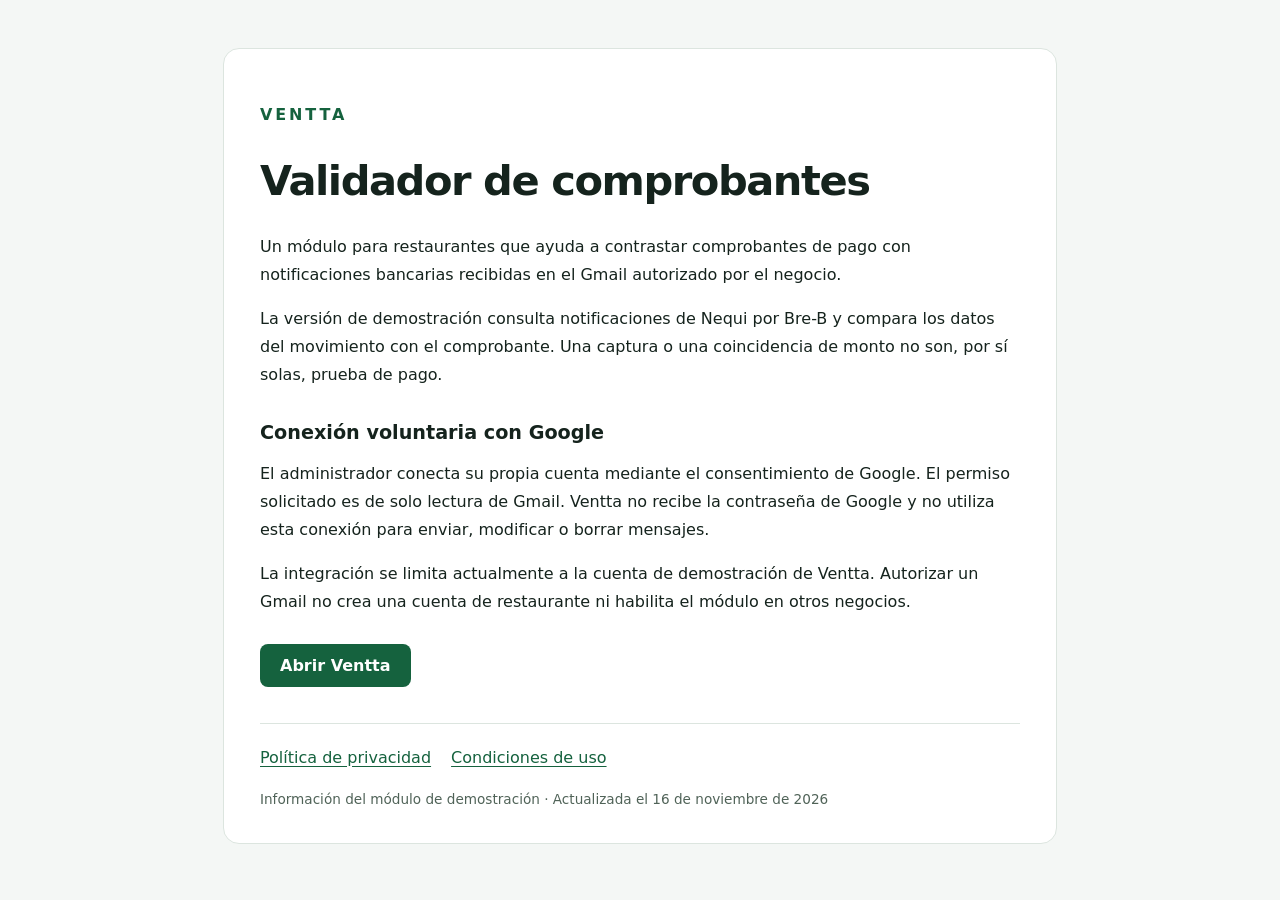
<file: index.html>
<!doctype html><html lang="es"><meta charset="utf-8"><meta name="viewport" content="width=device-width,initial-scale=1"><title>Ventta · Validador de comprobantes</title><link rel="stylesheet" href="style.css"><main><p class="eyebrow">VENTTA</p><h1>Validador de comprobantes</h1><p>Un módulo para restaurantes que ayuda a contrastar comprobantes de pago con notificaciones bancarias recibidas en el Gmail autorizado por el negocio.</p><p>La versión de demostración consulta notificaciones de Nequi por Bre-B y compara los datos del movimiento con el comprobante. Una captura o una coincidencia de monto no son, por sí solas, prueba de pago.</p><h2>Conexión voluntaria con Google</h2><p>El administrador conecta su propia cuenta mediante el consentimiento de Google. El permiso solicitado es de solo lectura de Gmail. Ventta no recibe la contraseña de Google y no utiliza esta conexión para enviar, modificar o borrar mensajes.</p><p>La integración se limita actualmente a la cuenta de demostración de Ventta. Autorizar un Gmail no crea una cuenta de restaurante ni habilita el módulo en otros negocios.</p><a class="button" href="https://menu.ventta.co/validador">Abrir Ventta</a><nav><a href="privacidad.html">Política de privacidad</a><a href="condiciones.html">Condiciones de uso</a></nav><footer>Información del módulo de demostración · Actualizada el 16 de noviembre de 2026</footer></main></html>
</file>
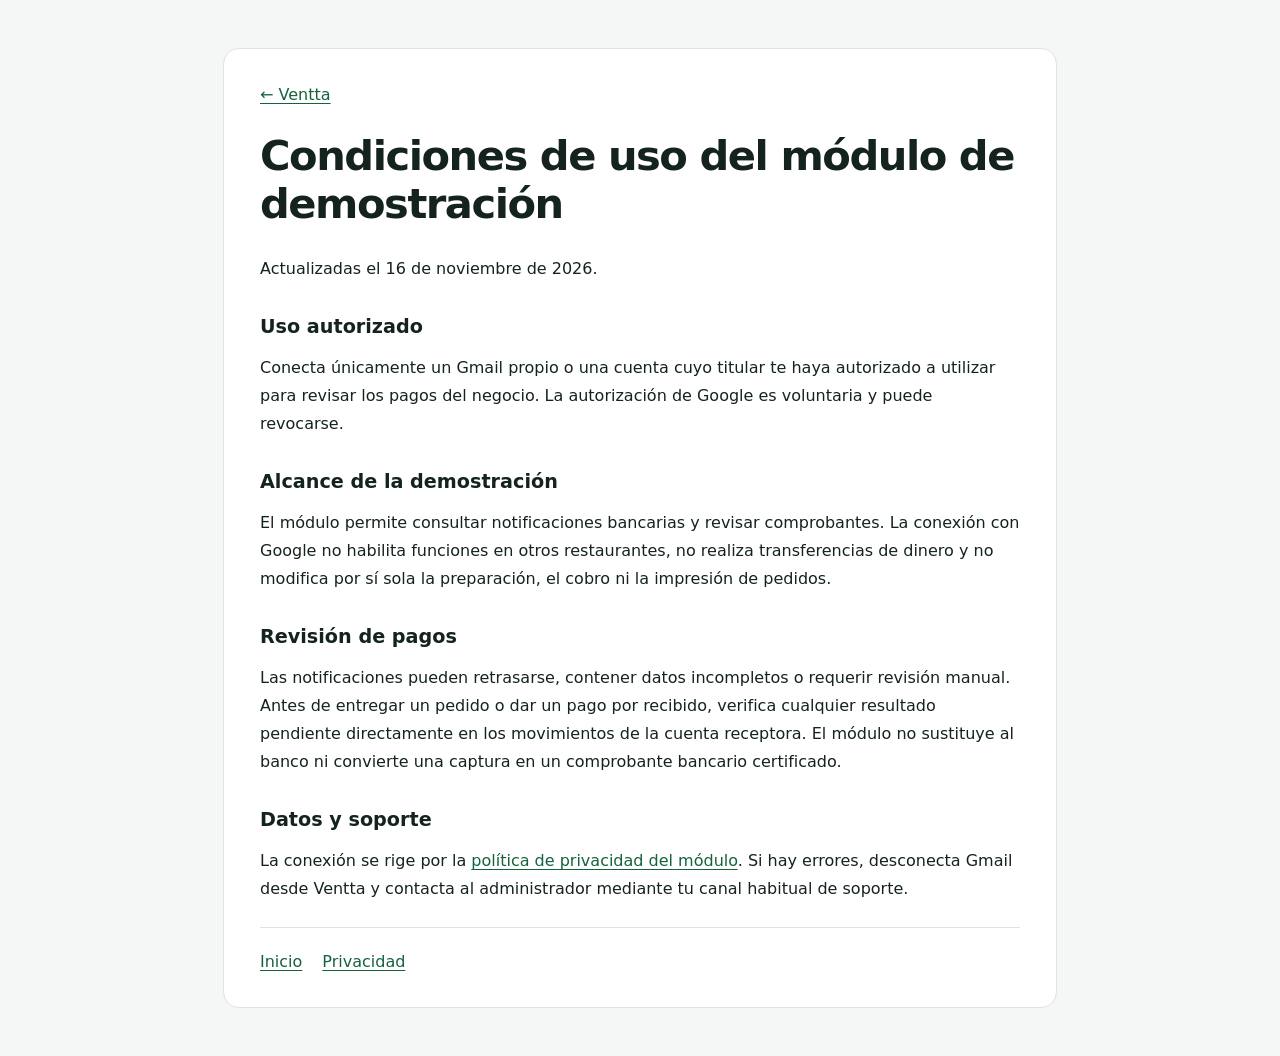
<file: condiciones.html>
<!doctype html><html lang="es"><meta charset="utf-8"><meta name="viewport" content="width=device-width,initial-scale=1"><title>Condiciones de uso · Ventta Gmail</title><link rel="stylesheet" href="style.css"><main><a href="index.html">← Ventta</a><h1>Condiciones de uso del módulo de demostración</h1><p>Actualizadas el 16 de noviembre de 2026.</p><h2>Uso autorizado</h2><p>Conecta únicamente un Gmail propio o una cuenta cuyo titular te haya autorizado a utilizar para revisar los pagos del negocio. La autorización de Google es voluntaria y puede revocarse.</p><h2>Alcance de la demostración</h2><p>El módulo permite consultar notificaciones bancarias y revisar comprobantes. La conexión con Google no habilita funciones en otros restaurantes, no realiza transferencias de dinero y no modifica por sí sola la preparación, el cobro ni la impresión de pedidos.</p><h2>Revisión de pagos</h2><p>Las notificaciones pueden retrasarse, contener datos incompletos o requerir revisión manual. Antes de entregar un pedido o dar un pago por recibido, verifica cualquier resultado pendiente directamente en los movimientos de la cuenta receptora. El módulo no sustituye al banco ni convierte una captura en un comprobante bancario certificado.</p><h2>Datos y soporte</h2><p>La conexión se rige por la <a href="privacidad.html">política de privacidad del módulo</a>. Si hay errores, desconecta Gmail desde Ventta y contacta al administrador mediante tu canal habitual de soporte.</p><nav><a href="index.html">Inicio</a><a href="privacidad.html">Privacidad</a></nav></main></html>
</file>
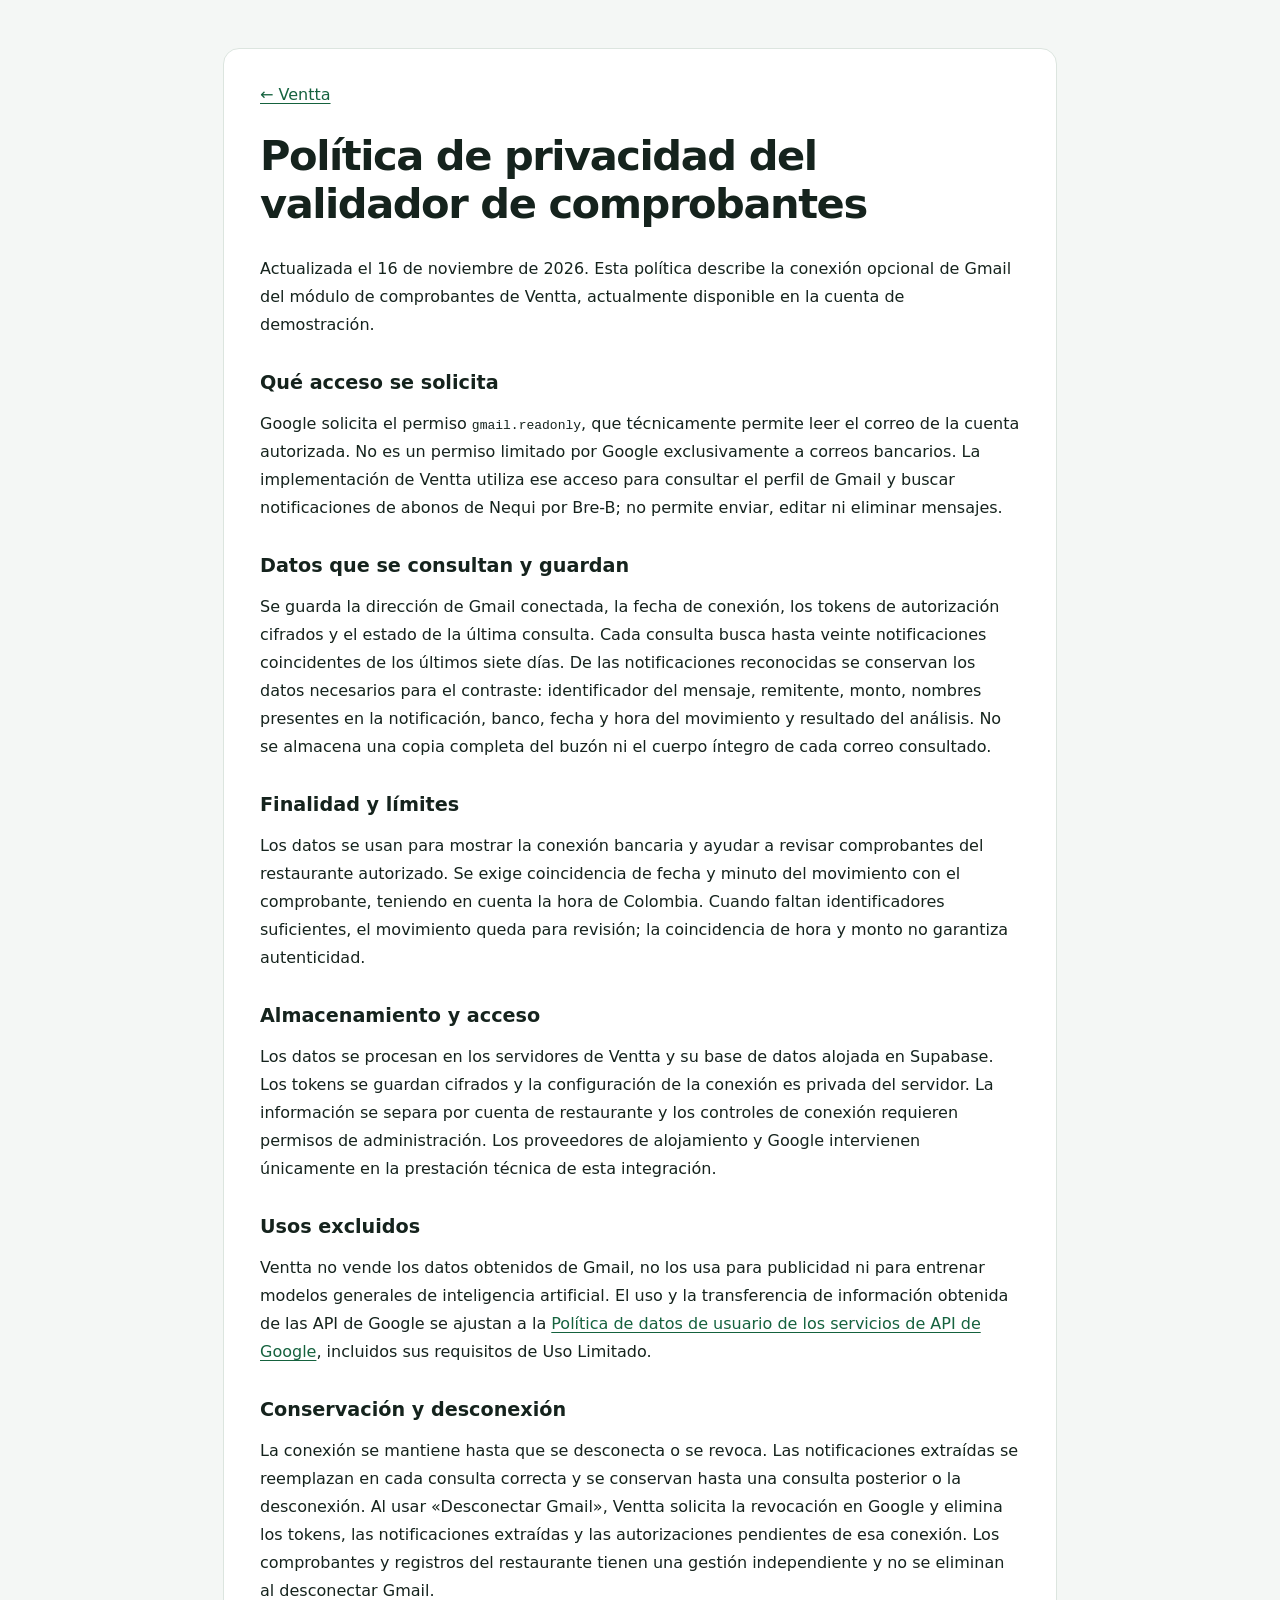
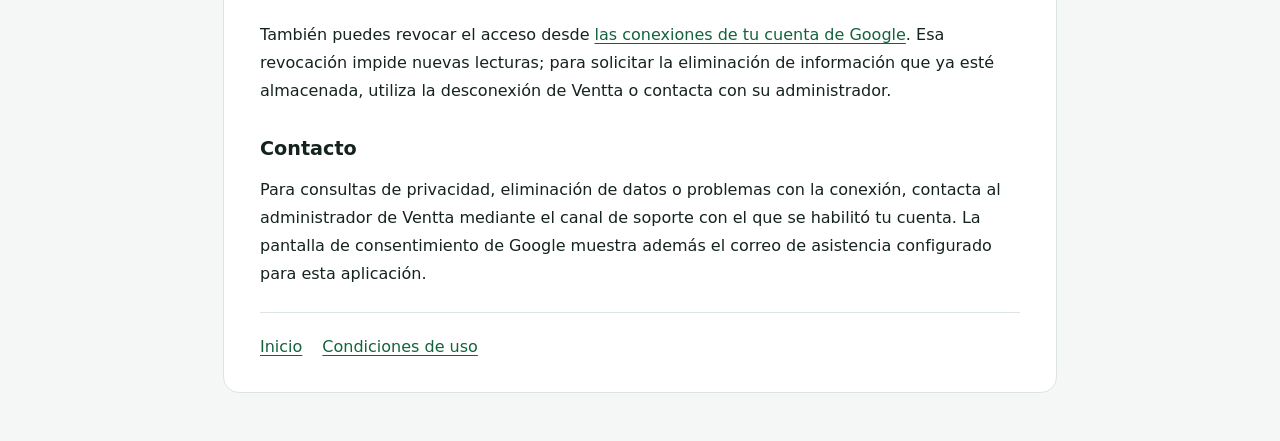
<file: privacidad.html>
<!doctype html><html lang="es"><meta charset="utf-8"><meta name="viewport" content="width=device-width,initial-scale=1"><title>Política de privacidad · Ventta Gmail</title><link rel="stylesheet" href="style.css"><main><a href="index.html">← Ventta</a><h1>Política de privacidad del validador de comprobantes</h1><p>Actualizada el 16 de noviembre de 2026. Esta política describe la conexión opcional de Gmail del módulo de comprobantes de Ventta, actualmente disponible en la cuenta de demostración.</p><h2>Qué acceso se solicita</h2><p>Google solicita el permiso <code>gmail.readonly</code>, que técnicamente permite leer el correo de la cuenta autorizada. No es un permiso limitado por Google exclusivamente a correos bancarios. La implementación de Ventta utiliza ese acceso para consultar el perfil de Gmail y buscar notificaciones de abonos de Nequi por Bre-B; no permite enviar, editar ni eliminar mensajes.</p><h2>Datos que se consultan y guardan</h2><p>Se guarda la dirección de Gmail conectada, la fecha de conexión, los tokens de autorización cifrados y el estado de la última consulta. Cada consulta busca hasta veinte notificaciones coincidentes de los últimos siete días. De las notificaciones reconocidas se conservan los datos necesarios para el contraste: identificador del mensaje, remitente, monto, nombres presentes en la notificación, banco, fecha y hora del movimiento y resultado del análisis. No se almacena una copia completa del buzón ni el cuerpo íntegro de cada correo consultado.</p><h2>Finalidad y límites</h2><p>Los datos se usan para mostrar la conexión bancaria y ayudar a revisar comprobantes del restaurante autorizado. Se exige coincidencia de fecha y minuto del movimiento con el comprobante, teniendo en cuenta la hora de Colombia. Cuando faltan identificadores suficientes, el movimiento queda para revisión; la coincidencia de hora y monto no garantiza autenticidad.</p><h2>Almacenamiento y acceso</h2><p>Los datos se procesan en los servidores de Ventta y su base de datos alojada en Supabase. Los tokens se guardan cifrados y la configuración de la conexión es privada del servidor. La información se separa por cuenta de restaurante y los controles de conexión requieren permisos de administración. Los proveedores de alojamiento y Google intervienen únicamente en la prestación técnica de esta integración.</p><h2>Usos excluidos</h2><p>Ventta no vende los datos obtenidos de Gmail, no los usa para publicidad ni para entrenar modelos generales de inteligencia artificial. El uso y la transferencia de información obtenida de las API de Google se ajustan a la <a href="https://developers.google.com/terms/api-services-user-data-policy">Política de datos de usuario de los servicios de API de Google</a>, incluidos sus requisitos de Uso Limitado.</p><h2>Conservación y desconexión</h2><p>La conexión se mantiene hasta que se desconecta o se revoca. Las notificaciones extraídas se reemplazan en cada consulta correcta y se conservan hasta una consulta posterior o la desconexión. Al usar «Desconectar Gmail», Ventta solicita la revocación en Google y elimina los tokens, las notificaciones extraídas y las autorizaciones pendientes de esa conexión. Los comprobantes y registros del restaurante tienen una gestión independiente y no se eliminan al desconectar Gmail.</p><p>También puedes revocar el acceso desde <a href="https://myaccount.google.com/connections">las conexiones de tu cuenta de Google</a>. Esa revocación impide nuevas lecturas; para solicitar la eliminación de información que ya esté almacenada, utiliza la desconexión de Ventta o contacta con su administrador.</p><h2>Contacto</h2><p>Para consultas de privacidad, eliminación de datos o problemas con la conexión, contacta al administrador de Ventta mediante el canal de soporte con el que se habilitó tu cuenta. La pantalla de consentimiento de Google muestra además el correo de asistencia configurado para esta aplicación.</p><nav><a href="index.html">Inicio</a><a href="condiciones.html">Condiciones de uso</a></nav></main></html>
</file>
<file: style.css>
:root{font-family:system-ui,-apple-system,BlinkMacSystemFont,"Segoe UI",sans-serif;color:#15231d;background:#f4f7f5}body{margin:0}main{max-width:760px;margin:48px auto;padding:36px;background:#fff;border:1px solid #dce5df;border-radius:16px}h1{font-size:clamp(1.8rem,5vw,2.6rem);line-height:1.15;letter-spacing:-.035em}h2{font-size:1.2rem;margin-top:2rem}p{line-height:1.75}a{color:#15623e;text-underline-offset:3px}a:focus-visible{outline:3px solid #177b4c;outline-offset:5px}.eyebrow{font-weight:800;letter-spacing:.18em;color:#15623e}.button{display:inline-block;margin:12px 0;padding:12px 20px;border-radius:8px;background:#15623e;color:white;text-decoration:none;font-weight:650}nav{display:flex;flex-wrap:wrap;gap:20px;padding-top:24px;margin-top:24px;border-top:1px solid #dce5df}footer{font-size:.85rem;color:#506358;margin-top:24px}code{overflow-wrap:anywhere}@media(max-width:600px){main{margin:16px 12px;padding:24px 20px}}
</file>
